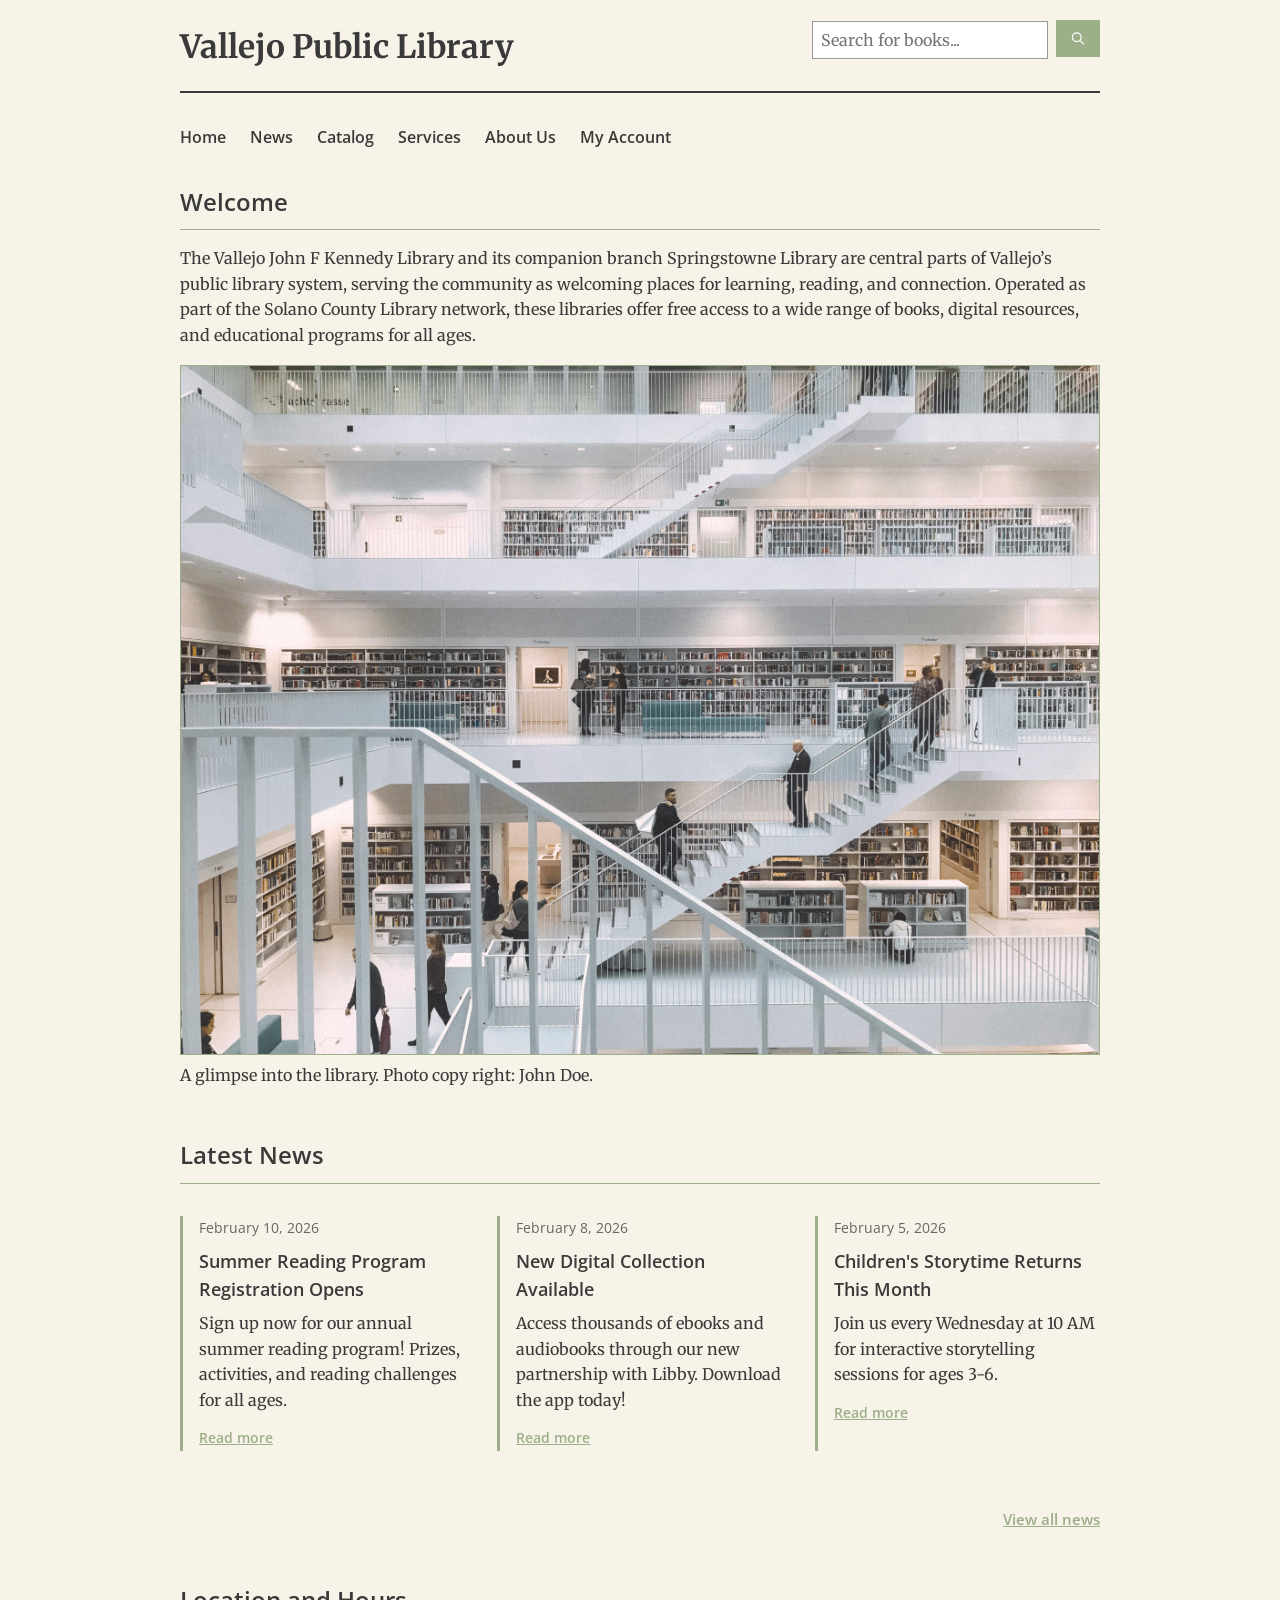
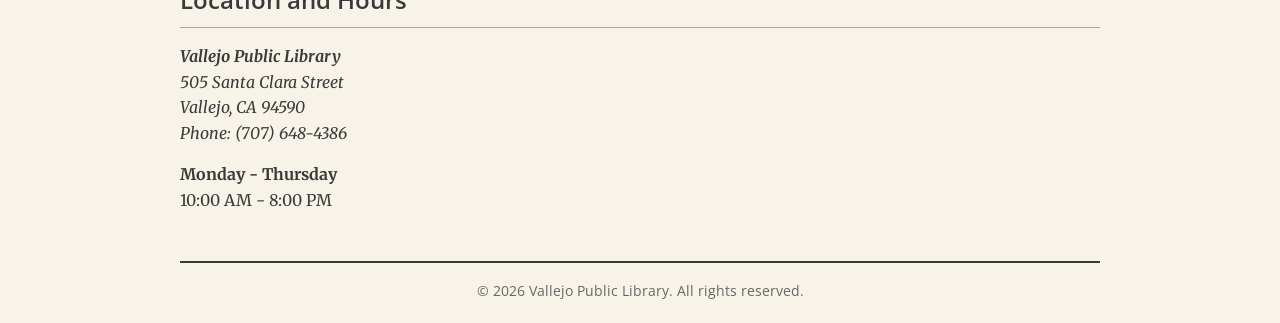
<file: index.html>
<!DOCTYPE html>
<html lang="en">
<head>
    <meta charset="UTF-8">
    <meta name="viewport" content="width=device-width, initial-scale=1.0">
    <title>Vallejo Public Library - Home</title>
    <link rel="stylesheet" href="styles.css">
</head>
<body>
    <header>
        <div class="header-content"><h1>Vallejo Public Library</h1></div>
        <div class="search-box">
            <input type="text" placeholder="Search for books...">
            <button type="submit" aria-label="Search">
                <svg xmlns="http://www.w3.org/2000/svg" fill="none" viewBox="0 0 24 24" stroke="currentColor">
                    <path stroke-linecap="round" stroke-linejoin="round" stroke-width="2" d="M21 21l-6-6m2-5a7 7 0 11-14 0 7 7 0 0114 0z" />
                </svg>
            </button>
        </div>
    </header>
    
    <nav>
        <button class="menu-toggle" onclick="this.nextElementSibling.classList.toggle('show')">
            ☰ Menu
        </button>
        <ul>
            <li><a href="index.html">Home</a></li>
            <li><a href="news.html">News</a></li>
            <li><a href="catalog.html">Catalog</a></li>
            <li><a href="services.html">Services</a></li>
            <li><a href="about.html">About Us</a></li>
            <li><a href="account.html">My Account</a></li>
        </ul>
    </nav>
    
    <main>
        <section class="home">
            <h2>Welcome</h2>
            <p>The Vallejo John F Kennedy Library and its companion branch Springstowne Library are central parts of Vallejo’s public library system, serving the community as welcoming places for learning, reading, and connection. Operated as part of the Solano County Library network, these libraries offer free access to a wide range of books, digital resources, and educational programs for all ages.</p>
            <figure>    
                <img src="images/libphoto.jpeg" alt="Picture to the library">
                <figcaption>A glimpse into the library. Photo copy right: John Doe.</figcaption>
            </figure>    
        </section>

        <section>
            <h2>Latest News</h2>
            <div class="news-grid">
                <article class="news-item">
                    <time datetime="2026-02-10">February 10, 2026</time>
                    <h3>Summer Reading Program Registration Opens</h3>
                    <p>Sign up now for our annual summer reading program! Prizes, activities, and reading challenges for all ages.</p>
                    <a href="">Read more</a>
                </article>
                
                <article class="news-item">
                    <time datetime="2026-02-08">February 8, 2026</time>
                    <h3>New Digital Collection Available</h3>
                    <p>Access thousands of ebooks and audiobooks through our new partnership with Libby. Download the app today!</p>
                    <a href="">Read more</a>
                </article>
                
                <article class="news-item">
                    <time datetime="2026-02-05">February 5, 2026</time>
                    <h3>Children's Storytime Returns This Month</h3>
                    <p>Join us every Wednesday at 10 AM for interactive storytelling sessions for ages 3-6.</p>
                    <a href="">Read more</a>
                </article>
            </div>
            <p class="more-news"><a href="news.html">View all news</a></p>
        </section>
        
        <section>
            <h2>Location and Hours</h2>
            <address>
                <strong>Vallejo Public Library</strong><br>
                505 Santa Clara Street<br>
                Vallejo, CA 94590<br>
                Phone: (707) 648-4386
            </address>
            
            <p></p>
            <dl>
                <dt>Monday - Thursday</dt>
                <p>10:00 AM - 8:00 PM</p>
            </dl>
        </section>
        
        
    </main>
    
    <footer>
        <p>&copy; 2026 Vallejo Public Library. All rights reserved.</p>
    </footer>
</body>
</html>
</file>
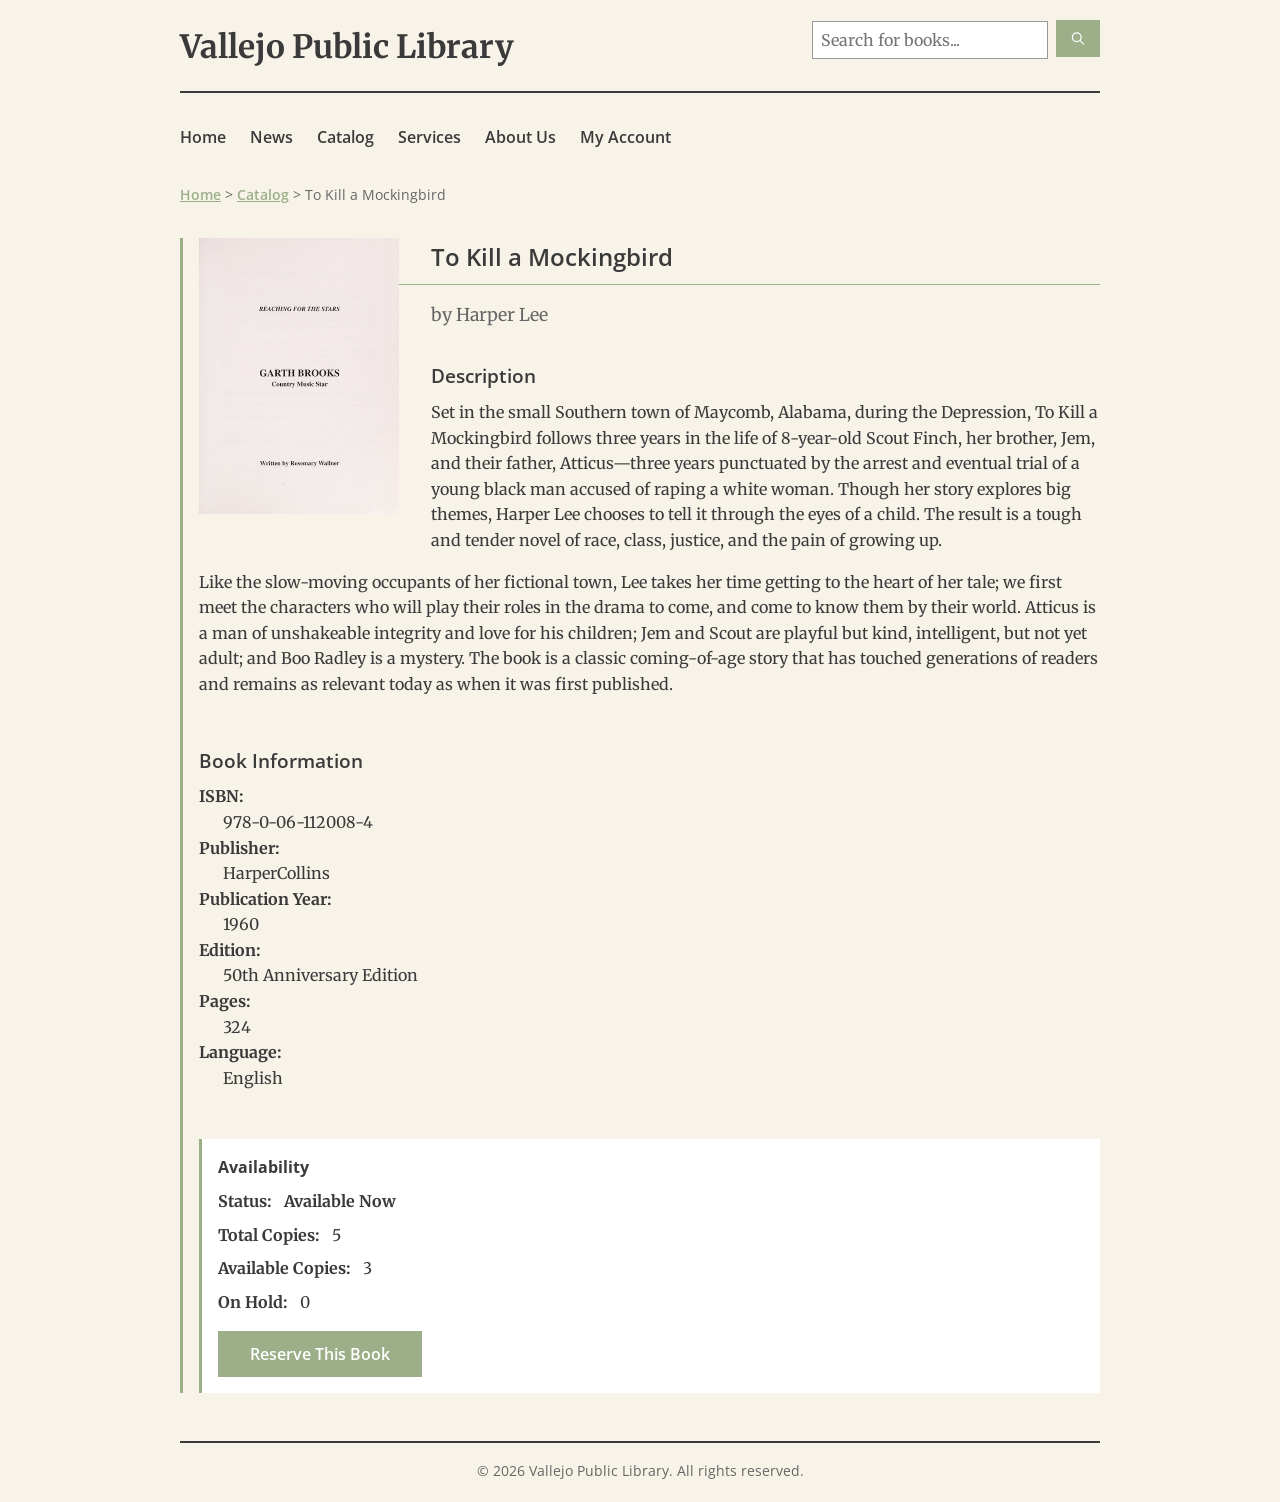
<file: book.html>
<!DOCTYPE html>
<html lang="en">
<head>
    <meta charset="UTF-8">
    <meta name="viewport" content="width=device-width, initial-scale=1.0">
    <title>To Kill a Mockingbird - Vallejo Public Library</title>
    <link rel="stylesheet" href="styles.css">
</head>
<body>
    <header>
        <div class="header-content"><h1>Vallejo Public Library</h1></div>
        <div class="search-box">
            <input type="text" placeholder="Search for books...">
            <button type="submit" aria-label="Search">
                <svg xmlns="http://www.w3.org/2000/svg" fill="none" viewBox="0 0 24 24" stroke="currentColor">
                    <path stroke-linecap="round" stroke-linejoin="round" stroke-width="2" d="M21 21l-6-6m2-5a7 7 0 11-14 0 7 7 0 0114 0z" />
                </svg>
            </button>
        </div>
    </header>
    
    <nav>
        <button class="menu-toggle" onclick="this.nextElementSibling.classList.toggle('show')">
            ☰ Menu
        </button>
        <ul>
            <li><a href="index.html">Home</a></li>
            <li><a href="news.html">News</a></li>
            <li><a href="catalog.html">Catalog</a></li>
            <li><a href="services.html">Services</a></li>
            <li><a href="about.html">About Us</a></li>
            <li><a href="account.html">My Account</a></li>
        </ul>
    </nav>
    
    <p class="breadcrumb">
        <a href="index.html">Home</a> &gt; 
        <a href="catalog.html">Catalog</a> &gt; 
        To Kill a Mockingbird
    </p>
    
    <main>
        <article class="book">
            <figure>
                <img src="images/book.jpg" alt="Book cover of To Kill a Mockingbird">
            </figure>
            
            <h2>To Kill a Mockingbird</h2>
            <p class="author">by Harper Lee</p>
            
            <section>
                <h3>Description</h3>
                <p>Set in the small Southern town of Maycomb, Alabama, during the Depression, To Kill a Mockingbird follows three years in the life of 8-year-old Scout Finch, her brother, Jem, and their father, Atticus—three years punctuated by the arrest and eventual trial of a young black man accused of raping a white woman. Though her story explores big themes, Harper Lee chooses to tell it through the eyes of a child. The result is a tough and tender novel of race, class, justice, and the pain of growing up.</p>
                
                <p>Like the slow-moving occupants of her fictional town, Lee takes her time getting to the heart of her tale; we first meet the characters who will play their roles in the drama to come, and come to know them by their world. Atticus is a man of unshakeable integrity and love for his children; Jem and Scout are playful but kind, intelligent, but not yet adult; and Boo Radley is a mystery. The book is a classic coming-of-age story that has touched generations of readers and remains as relevant today as when it was first published.</p>
            </section>
            
            <section>
                <h3>Book Information</h3>
                <dl>
                    <dt>ISBN:</dt>
                    <dd>978-0-06-112008-4</dd>
                    
                    <dt>Publisher:</dt>
                    <dd>HarperCollins</dd>
                    
                    <dt>Publication Year:</dt>
                    <dd>1960</dd>
                    
                    <dt>Edition:</dt>
                    <dd>50th Anniversary Edition</dd>
                    
                    <dt>Pages:</dt>
                    <dd>324</dd>
                    
                    <dt>Language:</dt>
                    <dd>English</dd>
                    
                </dl>
            </section>

            <section class="availability">
                <h3>Availability</h3>
                <dl>
                    <dt>Status:</dt>
                    <dd><strong>Available Now</strong></dd>
                    
                    <dt>Total Copies:</dt>
                    <dd>5</dd>
                    
                    <dt>Available Copies:</dt>
                    <dd>3</dd>
                    
                    <dt>On Hold:</dt>
                    <dd>0</dd>
                </dl>
                <button onclick="reserveBook()">Reserve This Book</button>
            </section>
        </article>
    </main>
    
    <footer>
        <p>&copy; 2026 Vallejo Public Library. All rights reserved.</p>
    </footer>
    
    <script>
        function reserveBook() {
            // In a real application, these would be retrieved from session/database
            const isLoggedIn = false;
            const hasLibraryCard = false;
            const availableCopies = 3;
            const totalCopies = 5;
            
            // Check if user is logged in
            if (!isLoggedIn) {
                alert('Please log in or create an account to reserve books.\n\nYou will be redirected to the login page.');
                window.location.href = 'account.html';
                return;
            }

            // Check if book has available copies
            if (availableCopies === 0) {
                alert('Sorry, all copies of this book are currently checked out.\n\nYou can join the wait queue to be notified when a copy becomes available.');
                return;
            }
            
            // Check if user has a library card
            if (!hasLibraryCard) {
                alert('You need a library card to reserve books.\n\nYou will be redirected to apply for a library card.');
                window.location.href = 'card.html';
                return;
            }
            
            // All checks passed - proceed to reservation confirmation
            window.location.href = 'reserve-confirm.html?isbn=978-0-06-112008-4';
        }
    </script>
</body>
</html>
</file>
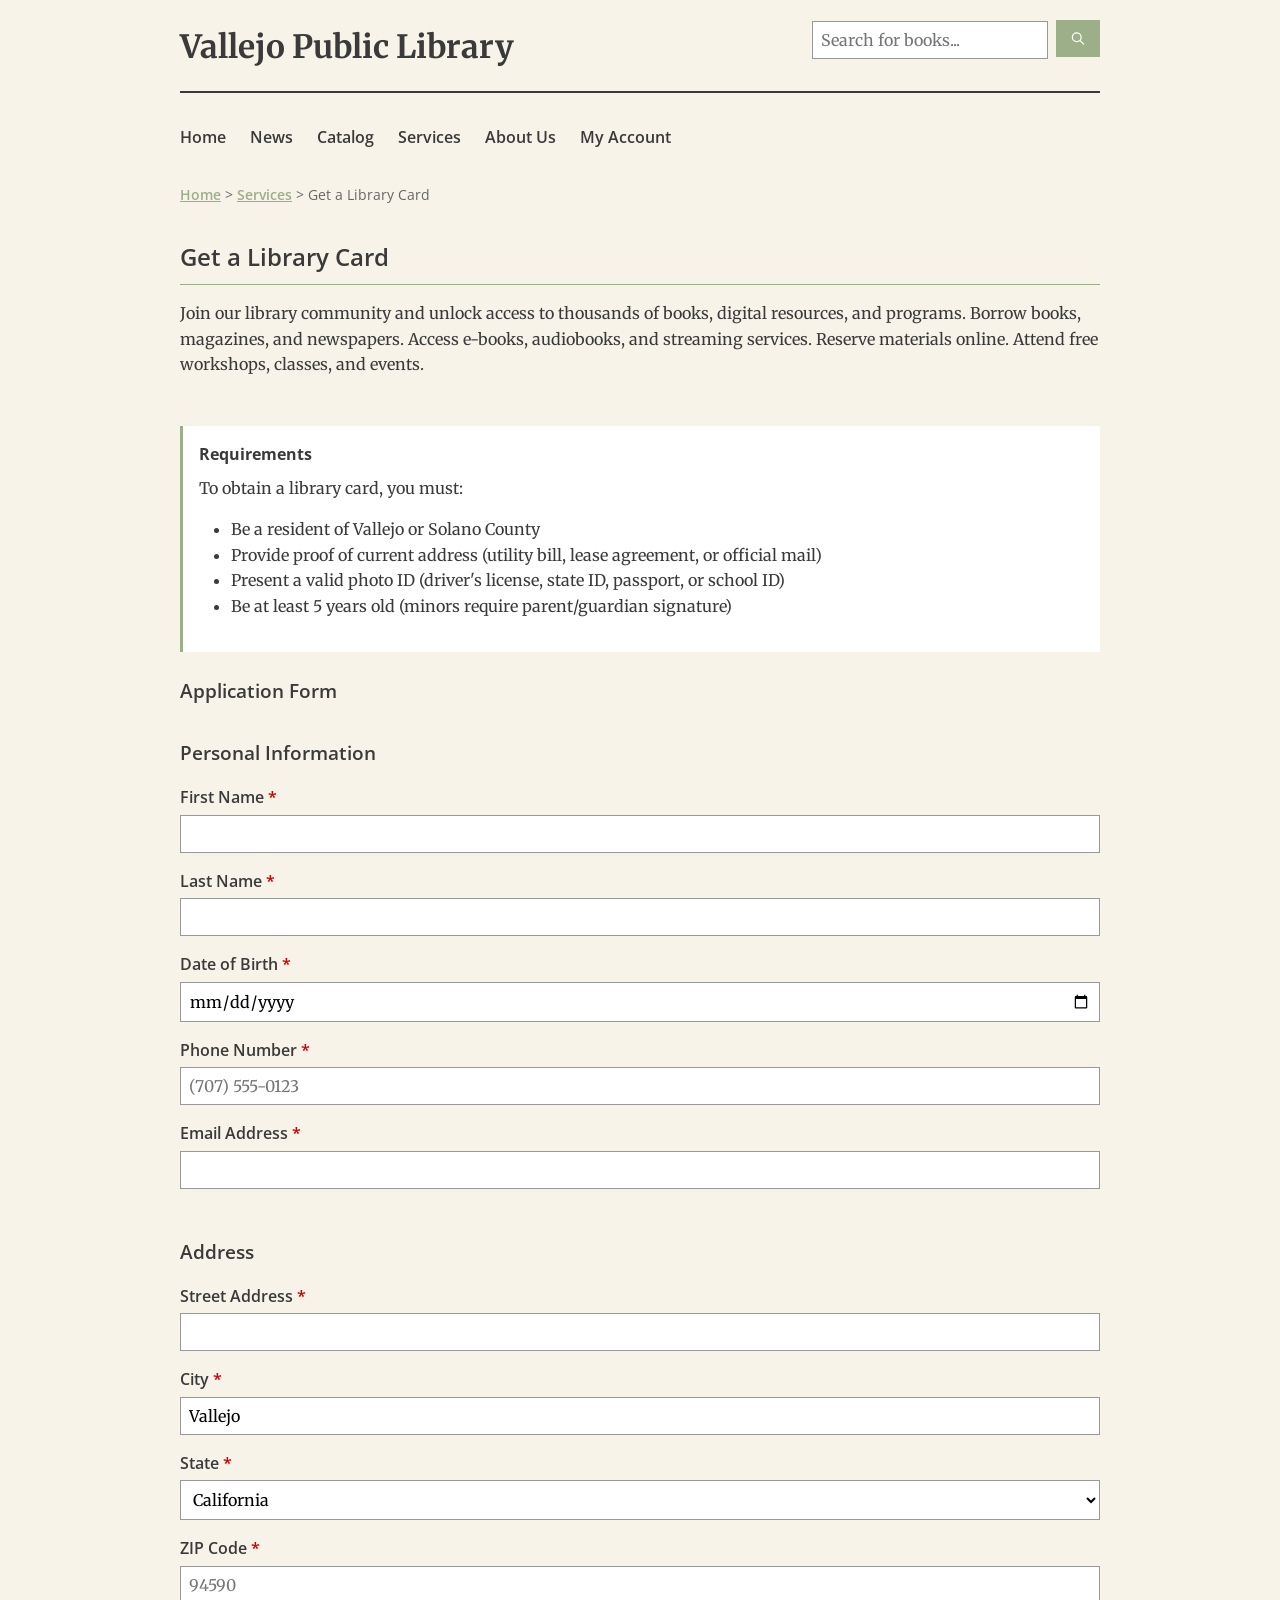
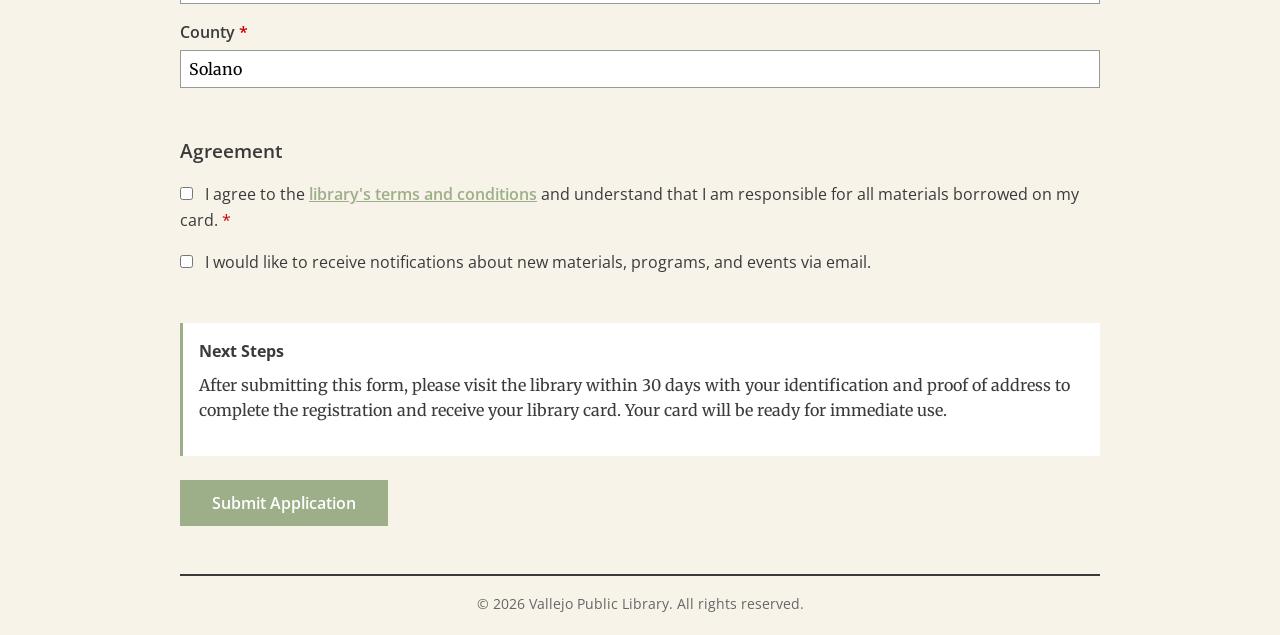
<file: card.html>
<!DOCTYPE html>
<html lang="en">
<head>
    <meta charset="UTF-8">
    <meta name="viewport" content="width=device-width, initial-scale=1.0">
    <title>Get a Library Card - Vallejo Public Library</title>
    <link rel="stylesheet" href="styles.css">
</head>
<body>
    <header>
        <div class="header-content"><h1>Vallejo Public Library</h1></div>
        <div class="search-box">
            <input type="text" placeholder="Search for books...">
            <button type="submit" aria-label="Search">
                <svg xmlns="http://www.w3.org/2000/svg" fill="none" viewBox="0 0 24 24" stroke="currentColor">
                    <path stroke-linecap="round" stroke-linejoin="round" stroke-width="2" d="M21 21l-6-6m2-5a7 7 0 11-14 0 7 7 0 0114 0z" />
                </svg>
            </button>
        </div>
    </header>
    
    <nav>
        <button class="menu-toggle" onclick="this.nextElementSibling.classList.toggle('show')">
            ☰ Menu
        </button>
        <ul>
            <li><a href="index.html">Home</a></li>
            <li><a href="news.html">News</a></li>
            <li><a href="catalog.html">Catalog</a></li>
            <li><a href="services.html">Services</a></li>
            <li><a href="about.html">About Us</a></li>
            <li><a href="account.html">My Account</a></li>
        </ul>
    </nav>
    
    <p class="breadcrumb">
        <a href="index.html">Home</a> &gt; 
        <a href="services.html">Services</a> &gt; 
        Get a Library Card
    </p>
    
    <main>
        <h2>Get a Library Card</h2>
        
        <section>
            <p>Join our library community and unlock access to thousands of books, digital resources, and programs.
                Borrow books, magazines, and newspapers. Access e-books, audiobooks, and streaming services.
                Reserve materials online. Attend free workshops, classes, and events.
            </p>
        </section>
        
        <section class="info-box">
            <h4>Requirements</h4>
            <p>To obtain a library card, you must:</p>
            <ul>
                <li>Be a resident of Vallejo or Solano County</li>
                <li>Provide proof of current address (utility bill, lease agreement, or official mail)</li>
                <li>Present a valid photo ID (driver's license, state ID, passport, or school ID)</li>
                <li>Be at least 5 years old (minors require parent/guardian signature)</li>
            </ul>
        </section>
        
        <section>
            <h3>Application Form</h3>
            
            <form id="libraryCardForm" onsubmit="handleSubmit(event)">
                <fieldset>
                    <legend>Personal Information</legend>
                    
                    <label for="firstName">First Name <span class="required">*</span></label>
                    <input type="text" id="firstName" name="firstName" required>
                    
                    <label for="lastName">Last Name <span class="required">*</span></label>
                    <input type="text" id="lastName" name="lastName" required>
                    
                    <label for="dateOfBirth">Date of Birth <span class="required">*</span></label>
                    <input type="date" id="dateOfBirth" name="dateOfBirth" required>
                    
                    <label for="phone">Phone Number <span class="required">*</span></label>
                    <input type="tel" id="phone" name="phone" placeholder="(707) 555-0123" required>
                    
                    <label for="email">Email Address <span class="required">*</span></label>
                    <input type="email" id="email" name="email" required>
                </fieldset>
                
                <fieldset>
                    <legend>Address</legend>
                    
                    <label for="streetAddress">Street Address <span class="required">*</span></label>
                    <input type="text" id="streetAddress" name="streetAddress" required>
                    
                    <label for="city">City <span class="required">*</span></label>
                    <input type="text" id="city" name="city" value="Vallejo" required>
                    
                    <label for="state">State <span class="required">*</span></label>
                    <select id="state" name="state" required>
                        <option value="">Select State</option>
                        <option value="CA" selected>California</option>
                    </select>
                    
                    <label for="zipCode">ZIP Code <span class="required">*</span></label>
                    <input type="text" id="zipCode" name="zipCode" pattern="[0-9]{5}" placeholder="94590" required>
                    
                    <label for="county">County <span class="required">*</span></label>
                    <input type="text" id="county" name="county" value="Solano" required>
                </fieldset>
                
                <fieldset>
                    <legend>Agreement</legend>
                    
                    <p>
                        <input type="checkbox" id="agreeTerms" name="agreeTerms" required>
                        <label for="agreeTerms" class="checkbox-label">
                            I agree to the <a href="policies.html">library's terms and conditions</a> and understand that I am responsible for all materials borrowed on my card. <span class="required">*</span>
                        </label>
                    </p>
                    
                    <p>
                        <input type="checkbox" id="agreeNotifications" name="agreeNotifications">
                        <label for="agreeNotifications" class="checkbox-label">
                            I would like to receive notifications about new materials, programs, and events via email.
                        </label>
                    </p>
                </fieldset>
                
                <section class="info-box">
                    <h4>Next Steps</h4>
                    <p>After submitting this form, please visit the library within 30 days with your identification and proof of address to complete the registration and receive your library card. Your card will be ready for immediate use.</p>
                </section>
                
                <button type="submit">Submit Application</button>
            </form>
        </section>
    </main>
    
    <footer>
        <p>&copy; 2026 Vallejo Public Library. All rights reserved.</p>
    </footer>
    
    <script>
        function handleSubmit(event) {
            event.preventDefault();
            
            const formData = new FormData(event.target);
            const data = Object.fromEntries(formData);
            
            const birthDate = new Date(data.dateOfBirth);
            const today = new Date();
            const age = today.getFullYear() - birthDate.getFullYear();
            if (age < 5) {
                alert('Sorry, applicants must be at least 5 years old to obtain a library card.');
                return;
            }
            
            console.log('Form submitted:', data);
            
            alert('Thank you for your application!\n\nYour library card application has been received. Please visit the Vallejo Public Library at 505 Santa Clara Street within 30 days with:\n\n• Valid photo ID\n• Proof of current address\n• Parent/guardian (if under 18)\n\nYour card will be ready for immediate use!');
            
            event.target.reset();
            
            setTimeout(() => {
                window.location.href = 'index.html';
            }, 2000);
        }
    </script>
</body>
</html>
</file>
<file: styles.css>
@import url('https://fonts.googleapis.com/css2?family=Merriweather:wght@400;700&family=Open+Sans:wght@400;600;700&display=swap');

* {
    margin: 0;
    padding: 0;
    box-sizing: border-box;
}

body {
    font-family: 'Merriweather', serif;
    line-height: 1.6;
    color: #3A3A3A;
    background: #F7F3E9;
    max-width: 960px;
    margin: 0 auto;
    padding: 20px;
}

h2, h3, h4, legend {
    font-family: 'Open Sans', sans-serif;
    font-weight: 600;
}

header {
    border-bottom: 2px solid #3A3A3A;
    padding-bottom: 1rem;
    margin-bottom: 2rem;
    display: flex;
    justify-content: space-between;
    align-items: center;
    gap: 2rem;
}

.header-content {
    flex: 1;
}

.search-box {
    display: flex;
    align-items: baseline;
    gap: 0.5rem;
}

.search-box input {
    padding: 1rem;
    border: 1px solid #999;
    font-family: 'Merriweather', serif;
    font-size: 0.9rem;
    background: #fff;
}

.search-box button {
    padding: 0.7rem 0.75rem;
    background: #9CAF88;
    color: white;
    border: none;
    cursor: pointer;
    display: flex;
    align-items: center;
    justify-content: center;
}

.search-box button:hover {
    background: #88986f;
}

.search-box svg {
    width: 20px;
    height: 15px;
}

main h2 {
    font-size: 1.5rem;
    margin: 2rem 0 1rem 0;
    border-bottom: 1px solid #9CAF88;
    padding-bottom: 0.5rem;
}

main h3 {
    font-size: 1.2rem;
    margin: 1.5rem 0 0.5rem 0;
}

nav {
    margin-bottom: 2rem;
}

nav ul {
    list-style: none;
    display: flex;
    flex-wrap: wrap;
    gap: 1.5rem;
}

nav a {
    font-family: 'Open Sans', sans-serif;
    color: #3A3A3A;
    text-decoration: none;
    font-weight: 600;
}

nav a:hover {
    color: #9CAF88;
    text-decoration: underline;
}

main a, footer a, .breadcrumb a {
    color: #9CAF88;
    font-weight: 600;
}

main a:hover, footer a:hover {
    text-decoration: underline;
}

main p {
    margin-bottom: 1rem;
}

section {
    margin-bottom: 3rem;
}

article {
    border-left: 3px solid #9CAF88;
    padding-left: 1rem;
    margin-bottom: 1.5rem;
}

article h3 {
    margin-top: 0;
}

time {
    font-family: 'Open Sans', sans-serif;
    color: #666;
    font-size: 0.9rem;
}

.author {
    color: #666;
    font-size: 1.1rem;
    margin-bottom: 2rem;
}

.breadcrumb {
    margin-bottom: 2rem;
    font-size: 0.9rem;
    color: #666;
    font-family: 'Open Sans', sans-serif;
}

.home img {
    width: 100%;
    border: 1px solid #9CAF88;
}

.book img {
    max-width: 100%;
    height: auto;
}

.book figure {
    float: left;
    margin: 0 2rem 1rem 0;
    max-width: 200px;
}

.book figure figcaption {
    font-family: 'Open Sans', sans-serif;
    font-size: 0.85rem;
    color: #666;
    margin-top: 0.5rem;
}

.info-box, .availability {
    background: #fff;
    border-left: 3px solid #9CAF88;
    padding: 1rem;
    margin: 1.5rem 0;
}

.availability {
    clear: both;
}

.info-box h4, .availability h3 {
    margin-top: 0;
    margin-bottom: 0.5rem;
    font-size: 1rem;
    font-weight: 700;
    border: none;
    padding: 0;
}

.info-box ul {
    margin-left: 2rem;
    margin-bottom: 1rem;
}

dl {
    margin-bottom: 1rem;
}

dt {
    font-weight: 700;
}

dd {
    margin-left: 1.5rem;
}

.availability dt {
    display: inline;
}

.availability dd {
    display: inline;
    margin-left: 0.5rem;
}

.availability dd::after {
    content: "";
    display: block;
    margin-bottom: 0.5rem;
}

form {
    margin-top: 2rem;
}

fieldset {
    border: none;
    margin-bottom: 2rem;
}

legend {
    font-size: 1.2rem;
    margin-bottom: 1rem;
}

label {
    font-family: 'Open Sans', sans-serif;
    display: block;
    margin-bottom: 0.25rem;
    font-weight: 600;
}

input[type="text"],
input[type="email"],
input[type="tel"],
input[type="date"],
select {
    width: 100%;
    padding: 0.5rem;
    margin-bottom: 1rem;
    border: 1px solid #999;
    font-family: 'Merriweather', serif;
    font-size: 1rem;
    background: #fff;
}

input[type="checkbox"] {
    margin-right: 0.5rem;
}

.required {
    color: #c00;
}

.checkbox-label {
    display: inline;
    font-weight: 400;
}

button {
    font-family: 'Open Sans', sans-serif;
    background: #9CAF88;
    color: white;
    border: none;
    padding: 0.75rem 2rem;
    font-size: 1rem;
    font-weight: 600;
    cursor: pointer;
}

button:hover {
    background: #88986f;
}

button:disabled {
    background: #ccc;
    cursor: not-allowed;
}

.subjects {
    list-style: none;
    display: flex;
    flex-wrap: wrap;
    gap: 0.5rem;
}

.subjects li {
    background: #9CAF88;
    border: none;
    padding: 0.25rem 0.75rem;
    font-size: 0.9rem;
    font-family: 'Open Sans', sans-serif;
}

.subjects a {
    color: white;
    text-decoration: none;
    font-weight: 600;
}

.subjects a:hover {
    text-decoration: underline;
}

.news-grid {
    display: grid;
    grid-template-columns: repeat(3, 1fr);
    gap: 2rem;
    margin: 2rem 0;
}

.news-item {
    border-left: 3px solid #9CAF88;
    padding-left: 1rem;
}

.news-item h3 {
    margin-top: 0;
    font-size: 1.1rem;
}

.news-item time {
    display: block;
    margin-bottom: 0.5rem;
}

.news-item p {
    margin-bottom: 0.75rem;
}

.news-item a {
    font-family: 'Open Sans', sans-serif;
    font-size: 0.9rem;
    font-weight: 600;
}

.more-news {
    text-align: right;
    margin-top: 1rem;
}

.more-news a {
    font-family: 'Open Sans', sans-serif;
    font-weight: 600;
    font-size: 0.95rem;
}

footer {
    border-top: 2px solid #3A3A3A;
    padding-top: 1rem;
    margin-top: 3rem;
    text-align: center;
}

footer ul {
    list-style: none;
    display: flex;
    flex-wrap: wrap;
    gap: 1.5rem;
    margin-bottom: 1rem;
}

footer p {
    font-family: 'Open Sans', sans-serif;
    color: #666;
    font-size: 0.9rem;
}


@media (max-width: 768px) {
    body {
        padding: 15px;
    }

    header {
        flex-direction: column;
        align-items: flex-start;
        gap: 1rem;
    }

    .search-box {
        width: 100%;
    }

    h1 {
        font-size: 1.75rem;
    }

    h2 {
        font-size: 1.3rem;
    }

    nav ul {
        gap: 1rem;
    }

    .news-grid {
        grid-template-columns: repeat(2, 1fr);
        gap: 1.5rem;
    }

    .book figure {
        max-width: 150px;
        margin: 0 1.5rem 1rem 0;
    }
}


@media (max-width: 480px) {
    body {
        padding: 10px;
    }

    header {
        padding-bottom: 0.75rem;
        margin-bottom: 1.5rem;
    }

    h1 {
        font-size: 1.5rem;
    }

    h2 {
        font-size: 1.2rem;
        margin: 1.5rem 0 0.75rem 0;
    }

    h3 {
        font-size: 1.1rem;
    }

   .menu-toggle {
        display: block;
    }

    nav {
        margin-bottom: 1rem;
    }

    nav ul {
        display: none;
        flex-direction: column;
        gap: 0;
        background: #fff;
        border: 2px solid #9CAF88;
        padding: 0;
        margin-top: 0.5rem;
    }

    nav ul.show {
        display: flex;
    }

    nav li {
        border-bottom: 1px solid #F7F3E9;
    }

    nav li:last-child {
        border-bottom: none;
    }

    nav a {
        display: block;
        padding: 1rem;
    }

    nav a:hover {
        background: #F7F3E9;
        text-decoration: none;
    }

    .news-grid {
        grid-template-columns: 1fr;
        gap: 1.5rem;
    }

    .book figure {
        float: none;
        max-width: 100%;
        margin: 1rem 0;
    }

    .search-box input {
        font-size: 0.85rem;
    }

    input[type="text"],
    input[type="email"],
    input[type="tel"],
    input[type="date"],
    select {
        padding: 0.4rem;
        font-size: 0.9rem;
    }

    button {
        padding: 0.6rem 1.5rem;
        font-size: 0.95rem;
    }

    footer ul {
        flex-direction: column;
        gap: 0.75rem;
        align-items: center;
    }

    section {
        margin-bottom: 2rem;
    }

    .info-box, .availability {
        padding: 0.75rem;
    }
}

/* Toggle sandwich back to nav bar */
@media (min-width: 481px) {
    .menu-toggle {
        display: none !important;
    }

    nav ul {
        display: flex !important;
    }
}
</file>
